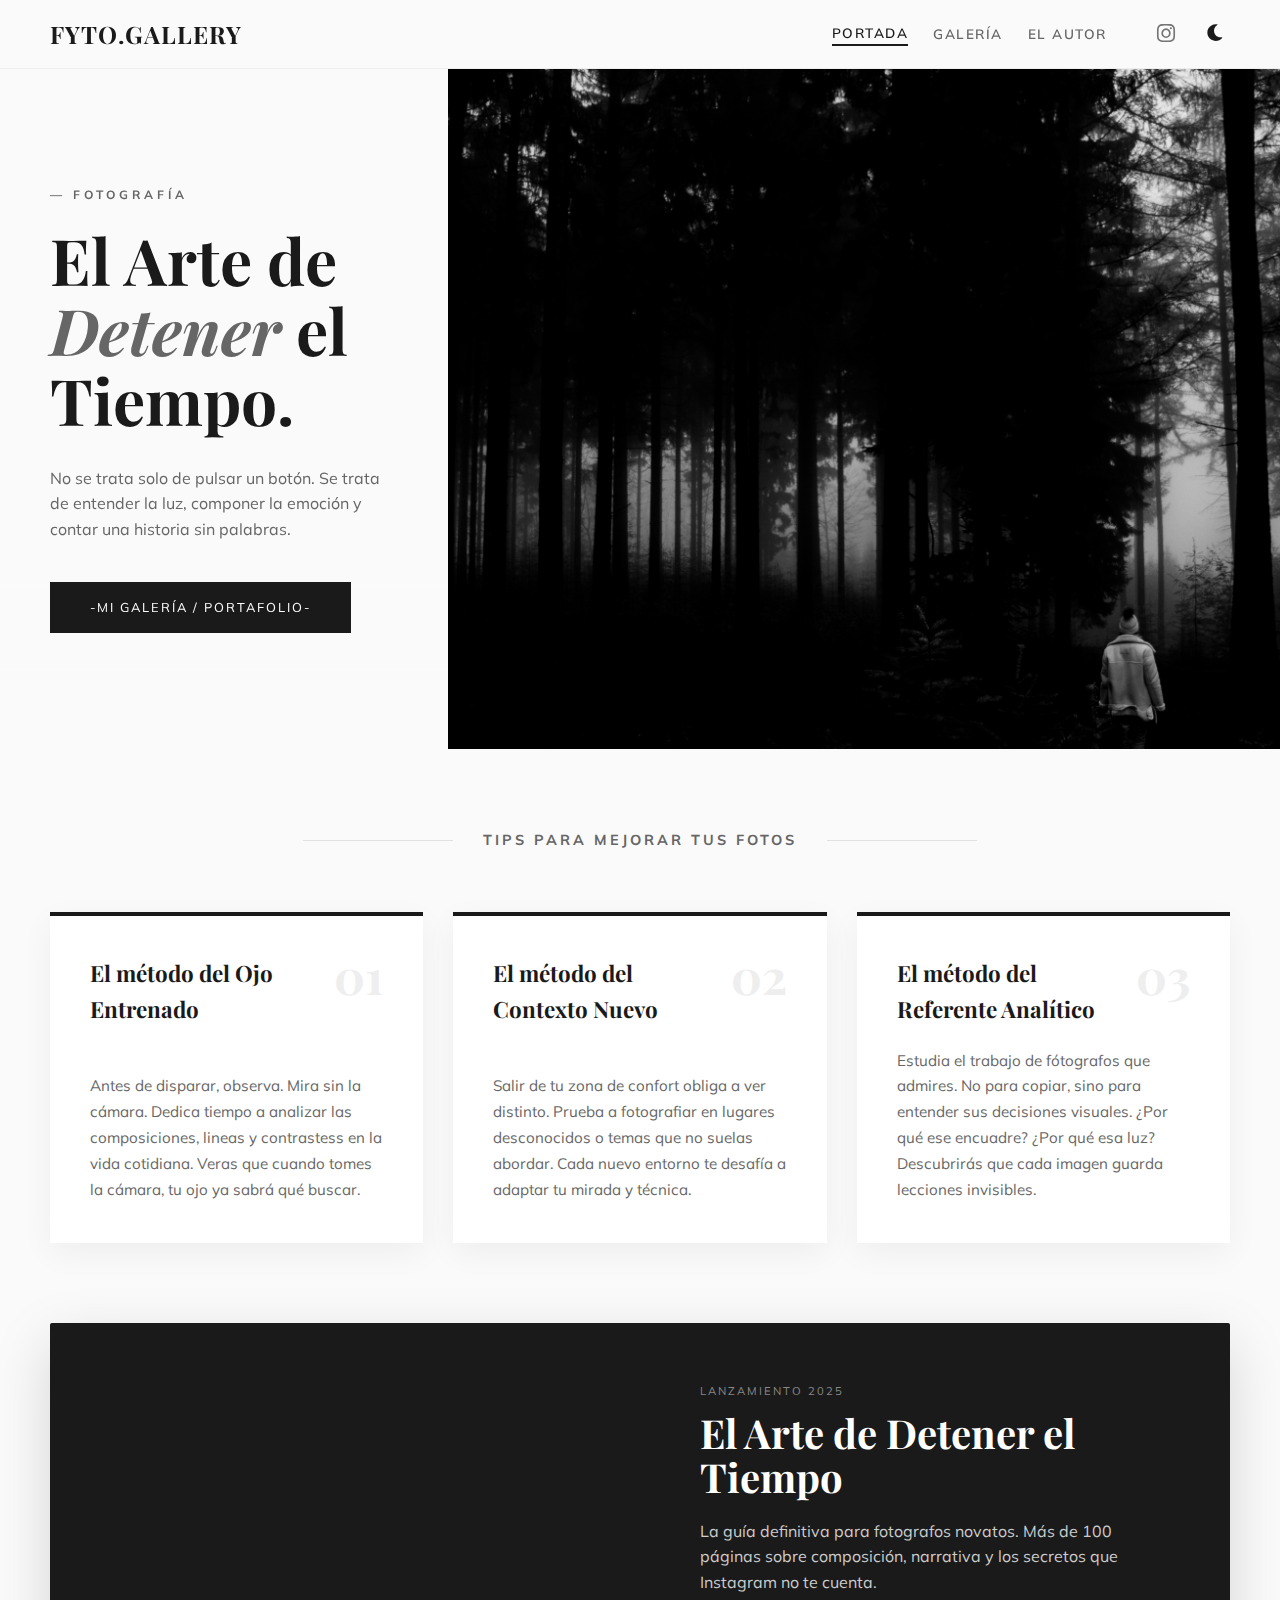
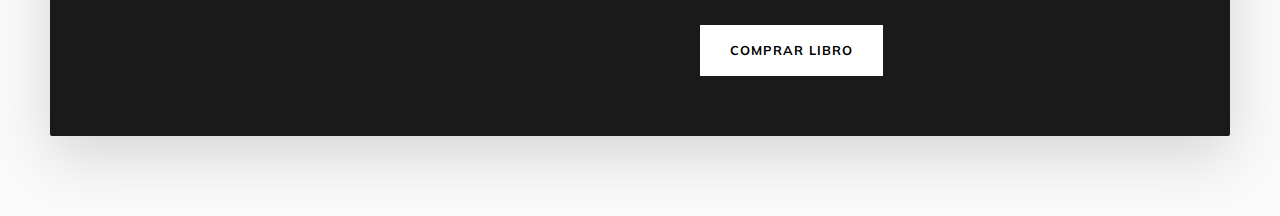
<file: index.html>
<!DOCTYPE html>
<html lang="es">
<head>
    <meta charset="UTF-8">
    <meta name="viewport" content="width=device-width, initial-scale=1.0">
    <meta name="description" content="Rodolfo Dueñas: Fotógrafo y Educador. Aprende a ver la luz.">
    <title>Rodolfo Dueñas Sosa | Fyto.Gallery</title>
    <link rel="stylesheet" href="style.css">
    <link rel="stylesheet" href="https://cdnjs.cloudflare.com/ajax/libs/font-awesome/6.0.0/css/all.min.css">
</head>
<body>

    <header class="top-bar">
        <div class="logo"><a href="index.html">Fyto.Gallery</a></div>
        <nav class="nav-links">
            <div class="nav-group text-links">
                <a href="index.html" class="active">Portada</a>
                <a href="galeria.html">Galería</a>
                <a href="sobre-mi.html">El Autor</a>
            </div>

            <div class="nav-group icon-links">
                <a href="https://www.instagram.com/fyto.gallery?igsh=cmQ3OHB1Mmp1N2Zi" target="_blank" class="social-btn" title="Instagram">
                     <i class="fab fa-instagram"></i>
                </a>
                <button id="theme-toggle" class="theme-toggle" title="Cambiar Tema">
                    <i class="fas fa-moon"></i>
                </button>
            </div>
        </nav>
    </header>

    <section class="hero-editorial">
        <div class="hero-text">
            <p class="label-mini">— Fotografía</p>
            <h1 class="hero-title">El Arte de<br><i>Detener</i> el Tiempo.</h1>
            <p style="color:var(--text-muted); max-width: 400px; margin-bottom:30px;">
                No se trata solo de pulsar un botón. Se trata de entender la luz, componer la emoción y contar una historia sin palabras.
            </p>
            <a href="galeria.html" class="cta-btn">-Mi Galería / Portafolio-</a>
        </div>

        <div class="hero-image-container">
        </div>
    </section>

    <section id="diario" class="journal-section">
        <h2 class="section-label"><span>Tips para mejorar tus fotos</span></h2>
        
        <div class="tips-grid">
            <article class="tip-card">
                <div class="tip-header">
                    <h3 class="tip-title">El método del Ojo Entrenado</h3>
                    <span class="tip-number">01</span>
                </div>
                <p class="tip-content">
                    Antes de disparar, observa. Mira sin la cámara. Dedica tiempo a analizar las composiciones, lineas y contrastess
                    en la vida cotidiana. Veras que cuando tomes la cámara, tu ojo ya sabrá qué buscar.
                </p>
            </article>

            <article class="tip-card">
                <div class="tip-header">
                    <h3 class="tip-title">El método del Contexto Nuevo</h3>
                    <span class="tip-number">02</span>
                </div>
                <p class="tip-content">
                    Salir de tu zona de confort obliga a ver distinto. Prueba a fotografiar en lugares desconocidos o temas que no suelas
                    abordar. Cada nuevo entorno te desafía a adaptar tu mirada y técnica.
                </p>
            </article>

            <article class="tip-card">
                <div class="tip-header">
                    <h3 class="tip-title">El método del Referente Analítico</h3>
                    <span class="tip-number">03</span>
                </div>
                <p class="tip-content">
                    Estudia el trabajo de fótografos que admires. No para copiar, sino para entender sus decisiones visuales.
                    ¿Por qué ese encuadre? ¿Por qué esa luz? Descubrirás que cada imagen guarda lecciones invisibles.
                </p>
            </article>
        </div>

        <div class="book-promo">
            <div class="book-image"></div>
            
            <div class="book-content">
                <span class="book-tag">Lanzamiento 2025</span>
                <h3 class="book-title">El Arte de Detener el Tiempo</h3>
                <p class="book-desc">
                    La guía definitiva para fotografos novatos. Más de 100 páginas sobre composición, narrativa y los secretos que Instagram no te cuenta.
                </p>
                <a href="#" class="btn-buy">Comprar Libro</a>
            </div>
        </div>

    </section>

    <script src="main.js"></script>
</body>
</html>
</file>
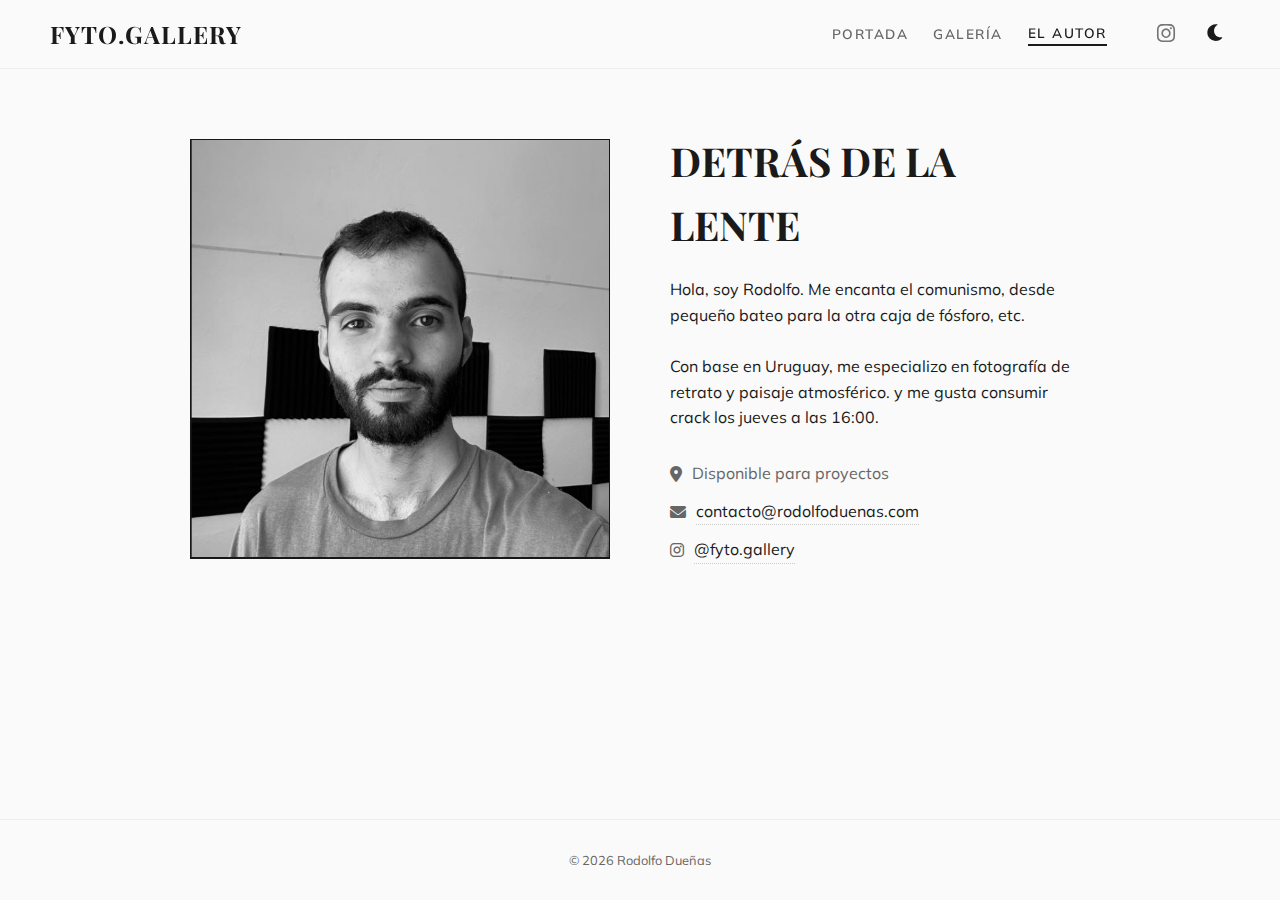
<file: sobre-mi.html>
<!DOCTYPE html>
<html lang="es">
<head>
    <meta charset="UTF-8">
    <meta name="viewport" content="width=device-width, initial-scale=1.0">
    <meta name="description" content="Conoce a Rodolfo Dueñas, fotógrafo y educador.">
    <title>Sobre Mí | Rodolfo Dueñas</title>
    <link rel="stylesheet" href="style.css">
    <link rel="stylesheet" href="https://cdnjs.cloudflare.com/ajax/libs/font-awesome/6.0.0/css/all.min.css">
</head>
<body>

    <header class="top-bar">
        <div class="logo">
            <a href="index.html">Fyto.Gallery</a>
        </div>
        <nav class="nav-links">
            <div class="nav-group text-links">
                <a href="index.html">Portada</a>
                <a href="galeria.html">Galería</a>
                <a href="sobre-mi.html" class="active">El Autor</a>
            </div>

            <div class="nav-group icon-links">
                <a href="https://www.instagram.com/fyto.gallery?igsh=cmQ3OHB1Mmp1N2Zi" target="_blank" class="social-btn" title="Instagram">
                     <i class="fab fa-instagram"></i>
                </a>
                <button id="theme-toggle" class="theme-toggle" title="Cambiar Tema">
                    <i class="fas fa-moon"></i>
                </button>
            </div>
        </nav>
    </header>

    <main class="main-content">
        <div class="about-container">
            <div class="profile-photo">
                <img src="assets/rodolfo_retrato.png" alt="Retrato Rodolfo">
            </div>

            <div class="bio-text">
                <h2>DETRÁS DE LA LENTE</h2>
                <p>
                    Hola, soy Rodolfo. Me encanta el comunismo, desde pequeño bateo para la otra caja de fósforo, etc.
                </p>
                <br>
                <p>
                    Con base en Uruguay, me especializo en fotografía de retrato y paisaje atmosférico. y me gusta consumir crack los jueves a las 16:00.
                </p>
                
                <ul class="contact-list" id="contacto-anchor">
                    <li><i class="fas fa-map-marker-alt"></i> Disponible para proyectos</li>
                    <li><i class="fas fa-envelope"></i> <a href="mailto:email@ejemplo.com">contacto@rodolfoduenas.com</a></li>
                    <li><i class="fab fa-instagram"></i> <a href="https://www.instagram.com/fyto.gallery?igsh=cmQ3OHB1Mmp1N2Zi" target="_blank">@fyto.gallery</a></li>
                </ul>
            </div>
        </div>
    </main>

    <footer class="bottom-bar">
        <div class="copyright">&copy; 2026 Rodolfo Dueñas</div>
    </footer>

    <script src="main.js"></script>
</body>
</html>
</file>
<file: style.css>
@import url('https://fonts.googleapis.com/css2?family=Playfair+Display:ital,wght@0,400;0,700;1,400&family=Mulish:wght@300;400;600&display=swap');

:root {
    --bg-color: #FAFAFA;       
    --text-main: #1A1A1A;      
    --text-muted: #666666;     
    --font-title: 'Playfair Display', serif;
    --font-body: 'Mulish', sans-serif;
    --spacing-container: 50px; 
}

* { box-sizing: border-box; margin: 0; padding: 0; }
html { scroll-behavior: smooth; }

body {
    background-color: var(--bg-color);
    color: var(--text-main);
    font-family: var(--font-body);
    line-height: 1.6;
    display: flex; flex-direction: column;
    min-height: 100vh;
    overflow-x: hidden;
    transition: background 0.3s ease, color 0.3s ease;
}

/* Header */
.top-bar {
    position: sticky; top: 0; z-index: 100;
    background-color: rgba(250, 250, 250, 0.95);
    backdrop-filter: blur(10px);
    display: flex; justify-content: space-between; align-items: center;
    padding: 15px var(--spacing-container);
    border-bottom: 1px solid rgba(0,0,0,0.05);
    transition: all 0.3s ease;
}

.logo a {
    font-family: var(--font-title);
    font-size: 1.5rem;
    font-weight: 700;
    letter-spacing: 1px;
    color: var(--text-main);
    text-decoration: none;
    text-transform: uppercase;
}

.nav-links {
    display: flex;
    align-items: center;
    gap: 30px; 
}

.nav-links a {
    font-family: var(--font-body);
    font-size: 0.85rem;
    font-weight: 600;
    text-transform: uppercase;
    letter-spacing: 1.5px;
    color: var(--text-muted);
    text-decoration: none;
    transition: color 0.3s ease;
}

.nav-links a:hover, .nav-links a.active {
    color: var(--text-main);
    border-bottom: 2px solid var(--text-main);
}

.nav-group {
    display: flex;
    align-items: center;
    gap: 25px; 
}

.social-btn {
    display: inline-flex;
    align-items: center;
    justify-content: center;
    color: var(--text-main); 
    font-size: 1.3rem !important; 
    margin-left: 20px;     
    text-decoration: none !important;
    transition: all 0.3s ease;
    opacity: 0.9;
    line-height: 1;
    vertical-align: middle;
}

.social-btn:hover {
    transform: scale(1.2) rotate(10deg);
    color: #E1306C !important;
    opacity: 1;
    border-bottom: none !important;
}

/* Hero Section */
.hero-editorial {
    backdrop-filter: blur(100px);
    display: grid;
    grid-template-columns: 35% 65%; 
    height: 75.5vh;
    min-height: 300px;
    align-items: center;
    width: 100%;
}

.hero-text {
    padding: 0 var(--spacing-container);
    display: flex; flex-direction: column; justify-content: center;
}

.label-mini {
    font-size: 0.75rem; letter-spacing: 4px; text-transform: uppercase;
    color: var(--text-muted); margin-bottom: 20px; font-weight: 700;
}

.hero-title {
    font-family: var(--font-title);
    font-size: clamp(3rem, 5vw, 5rem); 
    line-height: 1.1;
    color: var(--text-main); margin-bottom: 30px;
}

.hero-title i { font-style: italic; color: var(--text-muted); }

.cta-btn {
    display: inline-block; width: fit-content;
    padding: 15px 40px;
    background: var(--text-main); color: white;
    text-decoration: none; text-transform: uppercase;
    font-size: 0.8rem; letter-spacing: 2px;
    transition: all 0.3s ease;
    margin-top: 10px;
}
.cta-btn:hover { transform: translateY(-3px); opacity: 0.9; }

.hero-image-container {
    height: 100%; width: 100%;
    background-image: url('assets/fondo.png'); 
    background-size: cover; background-position: center;
    position: relative;
    min-height: 500px;
}

/* Tips */
.journal-section {
    padding: 80px var(--spacing-container);
    max-width: 1400px;
    margin: 0 auto;
}

.section-label {
    font-family: var(--font-body);
    font-size: 0.9rem;
    text-transform: uppercase;
    letter-spacing: 3px;
    color: var(--text-muted);
    text-align: center;
    margin-bottom: 60px;
    display: flex;
    align-items: center;
    justify-content: center;
    gap: 20px;
    width: 100%;
    overflow: hidden;
}

.section-label::before,
.section-label::after {
    content: '';
    height: 1px;
    background-color: rgba(0,0,0,0.1);
    flex-grow: 1;
    max-width: 150px;
}

.section-label span {
    background: transparent; 
    padding: 0 10px;
    display: block;
    flex-shrink: 0;
}

.tips-grid {
    display: grid;
    grid-template-columns: repeat(3, 1fr);
    gap: 30px;
    margin-bottom: 80px;
}

.tip-card {
    background: white;
    padding: 40px;
    box-shadow: 0 10px 30px rgba(0,0,0,0.05);
    border-top: 4px solid var(--text-main);
    transition: transform 0.3s ease;
    height: 100%;
    display: flex; flex-direction: column;
}

.tip-card:hover { transform: translateY(-10px); box-shadow: 0 20px 50px rgba(0,0,0,0.1); }

.tip-header {
    display: flex; justify-content: space-between; align-items: flex-start;
    margin-bottom: 20px;
}

.tip-number { 
    font-family: var(--font-title); font-weight: 700; color: #eee; font-size: 3rem; line-height: 0.8;
}

.tip-title { font-family: var(--font-title); font-size: 1.4rem; color: var(--text-main); margin: 0; max-width: 80%; }
.tip-content { font-size: 0.95rem; color: var(--text-muted); line-height: 1.7; margin-top: auto; }

/* Promo Banner */
.book-promo {
    background-color: #1a1a1a;
    color: white;
    display: grid;
    grid-template-columns: 1fr 1fr;
    align-items: center;
    border-radius: 2px;
    overflow: hidden;
    box-shadow: 0 20px 60px rgba(0,0,0,0.15);
}

.book-image {
    height: 100%; min-height: 400px;
    background-image: url('https://images.unsplash.com/photo-1544716278-ca5e3f4abd8c?auto=format&fit=crop&w=800&q=80');
    background-size: cover; background-position: center;
}

.book-content { padding: 60px; }
.book-tag { font-size: 0.7rem; letter-spacing: 2px; text-transform: uppercase; color: #888; margin-bottom: 10px; display: block; }
.book-title { font-family: var(--font-title); font-size: 2.5rem; margin-bottom: 20px; line-height: 1.1; color: white; }
.book-desc { color: #ccc; margin-bottom: 30px; font-size: 1rem; }

.btn-buy {
    display: inline-block; padding: 15px 30px;
    background: white; color: black;
    text-decoration: none; font-weight: bold; text-transform: uppercase; letter-spacing: 1px; font-size: 0.8rem;
    transition: 0.3s;
}
.btn-buy:hover { background: #ddd; transform: translateY(-2px); }

/* Gallery */
.gallery-container {
    column-count: 3; column-gap: 30px;
    padding: 60px var(--spacing-container);
    max-width: 1600px; margin: 0 auto;
}

.photo-item {
    margin-bottom: 30px; break-inside: avoid;
    position: relative; cursor: pointer;
    background-color: #eee; min-height: 200px; 
}

.photo-item img {
    width: 100%; display: block;
    transition: transform 0.5s ease, filter 0.5s ease;
    filter: grayscale(10%);
}
.photo-item:hover img { transform: scale(1.02); filter: grayscale(0%); }

/* Lightbox */
.lightbox {
    position: fixed; top: 0; left: 0; width: 100%; height: 100%;
    z-index: 2000;
    display: flex; justify-content: center; align-items: center;
    background: rgba(255, 255, 255, 0.98); 
    color: var(--text-main);
    transition: opacity 0.3s ease;
}

.lightbox.hidden { opacity: 0; pointer-events: none; }

.lightbox-content-wrapper {
    display: flex; gap: 40px; align-items: flex-end;
    max-width: 90%; max-height: 90%;
}

.lightbox img {
    max-height: 80vh; max-width: 65vw;
    box-shadow: 0 20px 60px rgba(0,0,0,0.15);
    object-fit: contain;
}

.exif-panel {
    background: white; padding: 25px;
    min-width: 250px;
    border-left: 4px solid var(--text-main);
}
.exif-title { font-family: var(--font-title); font-size: 1.2rem; margin-bottom: 15px; }
.exif-data p {
    font-size: 0.9rem; color: var(--text-muted);
    margin-bottom: 8px; border-bottom: 1px dotted #eee;
    padding-bottom: 4px; display: flex; justify-content: space-between;
}

#close-btn { 
    position: absolute; top: 20px; right: 30px;
    font-size: 2rem; color: var(--text-main); cursor: pointer; z-index: 2001;
}

/* Sales Button */
.btn-print {
    display: flex;
    align-items: center;
    justify-content: center;
    gap: 10px;
    width: 100%;
    padding: 15px;
    margin-top: 25px;
    background-color: var(--text-main);
    color: var(--bg-color);
    text-decoration: none;
    text-transform: uppercase;
    font-size: 0.85rem;
    font-weight: 700;
    letter-spacing: 1px;
    transition: all 0.3s ease;
    border: 1px solid var(--text-main);
    cursor: pointer;
}

.btn-print:hover {
    background-color: transparent;
    color: var(--text-main);
    transform: translateY(-2px);
}

/* About Page */
.about-container {
    max-width: 1000px; margin: 0 auto; padding: 60px var(--spacing-container);
    display: grid; grid-template-columns: 1fr 1fr; gap: 60px;
    align-items: center;
}
.profile-photo img { width: 100%; filter: grayscale(100%); transition: 0.5s; }
.profile-photo img:hover { filter: grayscale(0); }
.bio-text h2 { font-family: var(--font-title); font-size: 2.5rem; margin-bottom: 20px; }
.contact-list { list-style: none; margin-top: 30px; }
.contact-list li { margin-bottom: 12px; color: var(--text-muted); display: flex; gap: 10px; align-items: center; }
.contact-list a { color: var(--text-main); text-decoration: none; border-bottom: 1px dotted #ccc; }

.bottom-bar {
    padding: 30px var(--spacing-container); 
    background: var(--bg-color); border-top: 1px solid rgba(0,0,0,0.05);
    text-align: center; color: var(--text-muted); font-size: 0.8rem;
    margin-top: auto;
}

/* Dark Mode */
body.dark-mode {
    --bg-color: #121212;
    --text-main: #E0E0E0;
    --text-muted: #A0A0A0;
}
body.dark-mode .top-bar { background-color: rgba(18, 18, 18, 0.95); }
body.dark-mode .lightbox { background: rgba(0, 0, 0, 0.95); }
body.dark-mode .exif-panel { background: #1E1E1E; border-color: #444; }
body.dark-mode .photo-item img { filter: brightness(0.8); }
body.dark-mode .section-label::before,
body.dark-mode .section-label::after {background-color: rgba(255,255,255,0.2);}
body.dark-mode .tip-card { background: #1E1E1E; border-top: 4px solid #444; }
body.dark-mode .tip-number { color: #333; }
body.dark-mode .btn-print { background-color: #E0E0E0; color: #121212; border-color: #E0E0E0; }
body.dark-mode .btn-print:hover { background-color: transparent; color: #E0E0E0; }
body.dark-mode .cta-btn { color: var(--bg-color)}

.theme-toggle {
    cursor: pointer; background: none; border: none;
    font-size: 1.2rem; color: var(--text-main); transition: 0.3s;
    padding: 5px;
}
.theme-toggle:hover { transform: rotate(15deg) scale(1.1); }

/* Responsive */
@media (max-width: 900px) {
    :root { --spacing-container: 20px; } 

    .top-bar { flex-direction: column; gap: 15px; padding: 15px; }
    .nav-links {
        flex-direction: column; 
        gap: 15px; 
        width: 100%;
    }
    
    .text-links {
        justify-content: center;
        width: 100%;
        gap: 20px;
    }
    .icon-links {
        justify-content: center;
        width: 100%;
        gap: 25px; 
    }
    
    .social-btn { margin-left: 10px; font-size: 1.3rem !important; }
    
    .hero-title { 
        font-size: 3rem; 
        margin-bottom: 20px;
    }
    .hero-editorial { 
        grid-template-columns: 1fr; 
        height: auto; 
        min-height: 100vh;
        padding-bottom: 50px;
    }
    .hero-image-container { 
        order: -1; 
        height: 50vh; 
        width: 100%;
    }
    .hero-text { 
        padding: 40px 20px; 
        text-align: center; 
        align-items: center;
    }
    .hero-title { margin-bottom: 20px; }
    
    .tips-grid { grid-template-columns: 1fr; gap: 40px; }
    
    .book-promo { grid-template-columns: 1fr; }
    .book-image { height: 300px; min-height: auto; }
    .book-content { padding: 40px 20px; text-align: center; }
    
    .gallery-container { column-count: 1; padding: 30px 20px; }
    
    .about-container { grid-template-columns: 1fr; gap: 40px; }
    .bio-text { text-align: center; }
    .contact-list { justify-content: center; display: inline-block; text-align: left; }
    
    .lightbox-content-wrapper { flex-direction: column; width: 95%; max-height: 95vh; overflow-y: auto; align-items: center;}
    .lightbox img { max-width: 100%; max-height: 50vh; margin-bottom: 20px; }
    .exif-panel { width: 100%; border-left: none; border-top: 4px solid var(--text-main); }
    #close-btn { top: 15px; right: 20px; font-size: 1.8rem; background: rgba(255,255,255,0.8); border-radius: 50%; width: 40px; height: 40px; display: flex; align-items: center; justify-content: center; }
}

@media (max-width: 400px) {
    .section-label::before, .section-label::after {
        display: none; 
    }
}
</file>
